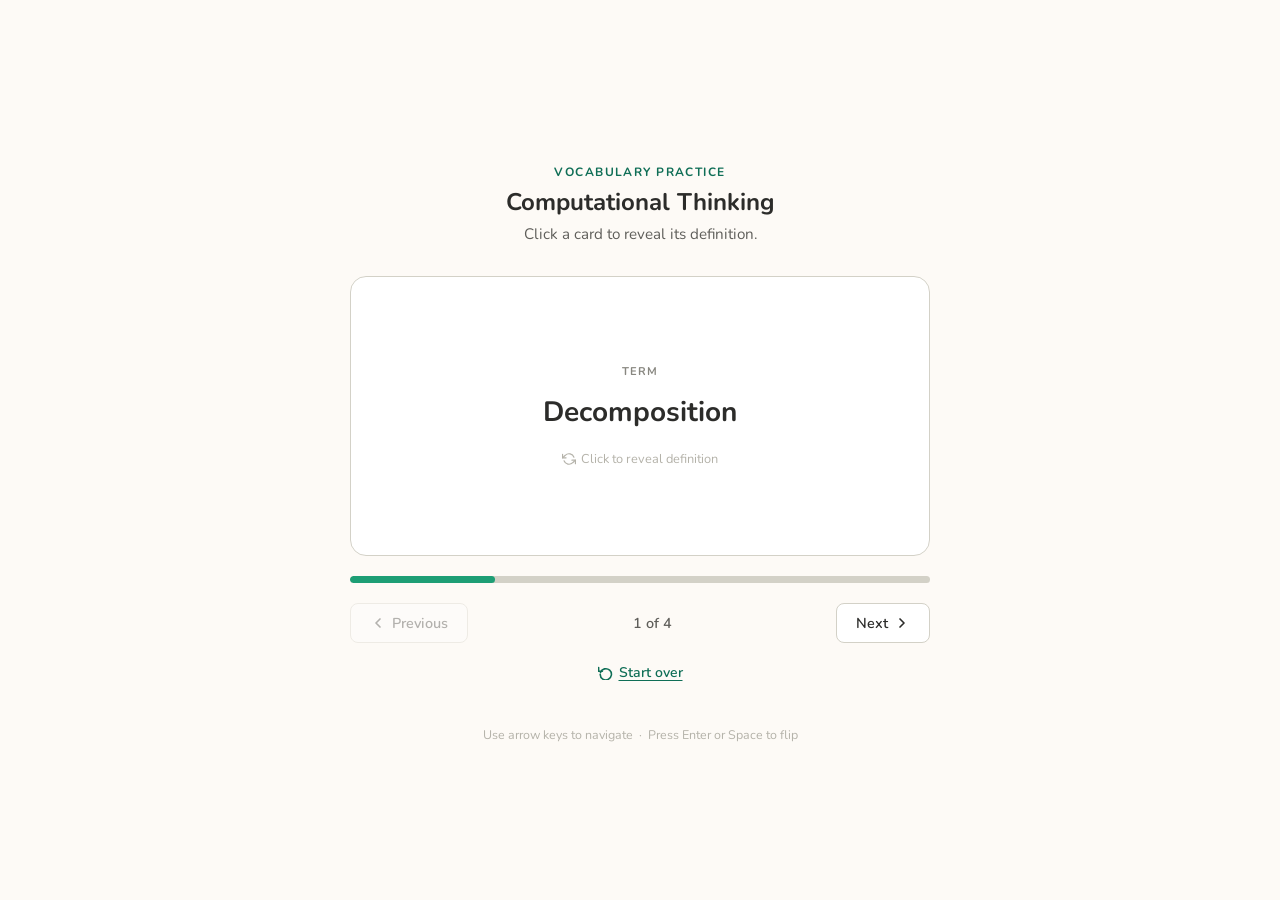
<file: index.html>
<!DOCTYPE html>
<html lang="en">
<head>
  <meta charset="UTF-8" />
  <meta name="viewport" content="width=device-width, initial-scale=1.0" />
  <title>Computational Thinking — Vocabulary Flashcards</title>
  <style>
    /* ── Reset & base ── */
    *, *::before, *::after { box-sizing: border-box; margin: 0; padding: 0; }

    body {
      font-family: 'Nunito', Georgia, sans-serif;
      background: #FDFAF6;
      color: #2C2C2A;
      min-height: 100vh;
      display: flex;
      flex-direction: column;
      align-items: center;
      justify-content: center;
      padding: 2rem 1rem;
    }

    /* ── Screen reader only ── */
    .sr-only {
      position: absolute;
      width: 1px; height: 1px;
      padding: 0; margin: -1px;
      overflow: hidden;
      clip: rect(0,0,0,0);
      white-space: nowrap;
      border: 0;
    }

    /* ── Header ── */
    header {
      text-align: center;
      margin-bottom: 2rem;
    }

    header .eyebrow {
      font-size: 0.75rem;
      font-weight: 700;
      letter-spacing: 0.12em;
      text-transform: uppercase;
      color: #0F6E56;
      margin-bottom: 0.4rem;
    }

    header h1 {
      font-size: 1.6rem;
      font-weight: 700;
      color: #2C2C2A;
      line-height: 1.2;
    }

    header p {
      font-size: 0.95rem;
      color: #5F5E5A;
      margin-top: 0.4rem;
    }

    /* ── Card wrapper ── */
    .card-wrapper {
      width: 100%;
      max-width: 580px;
    }

    /* ── Flashcard ── */
    .card-scene {
      width: 100%;
      height: 280px;
      perspective: 1200px;
      cursor: pointer;
      margin-bottom: 1.25rem;
    }

    .card-scene:focus {
      outline: 3px solid #1D9E75;
      outline-offset: 5px;
      border-radius: 16px;
    }

    .card-inner {
      width: 100%;
      height: 100%;
      position: relative;
      transform-style: preserve-3d;
      transition: transform 0.55s cubic-bezier(0.4, 0, 0.2, 1);
    }

    .card-inner.flipped {
      transform: rotateY(180deg);
    }

    .card-face {
      position: absolute;
      width: 100%;
      height: 100%;
      backface-visibility: hidden;
      -webkit-backface-visibility: hidden;
      border-radius: 16px;
      display: flex;
      flex-direction: column;
      align-items: center;
      justify-content: center;
      padding: 2.5rem 2rem;
      border: 1.5px solid #D3D1C7;
    }

    .card-front {
      background: #FFFFFF;
    }

    .card-back {
      background: #E1F5EE;
      border-color: #9FE1CB;
      transform: rotateY(180deg);
    }

    .card-label {
      font-size: 0.7rem;
      font-weight: 700;
      letter-spacing: 0.1em;
      text-transform: uppercase;
      color: #888780;
      margin-bottom: 1rem;
    }

    .card-back .card-label {
      color: #0F6E56;
    }

    .card-term {
      font-size: 1.75rem;
      font-weight: 700;
      color: #2C2C2A;
      text-align: center;
      line-height: 1.25;
    }

    .card-definition {
      font-size: 1.05rem;
      color: #085041;
      text-align: center;
      line-height: 1.7;
    }

    .flip-hint {
      font-size: 0.8rem;
      color: #B4B2A9;
      margin-top: 1.25rem;
      display: flex;
      align-items: center;
      gap: 5px;
    }

    .flip-hint svg {
      width: 14px;
      height: 14px;
      stroke: #B4B2A9;
      fill: none;
      stroke-width: 2;
      stroke-linecap: round;
      stroke-linejoin: round;
      flex-shrink: 0;
    }

    /* ── Progress bar ── */
    .progress-bar {
      width: 100%;
      height: 7px;
      background: #D3D1C7;
      border-radius: 99px;
      overflow: hidden;
      margin-bottom: 1.25rem;
    }

    .progress-fill {
      height: 100%;
      background: #1D9E75;
      border-radius: 99px;
      transition: width 0.35s ease;
    }

    /* ── Controls ── */
    .controls {
      display: flex;
      align-items: center;
      justify-content: space-between;
      gap: 1rem;
      margin-bottom: 1rem;
    }

    .nav-btn {
      display: flex;
      align-items: center;
      gap: 6px;
      padding: 0.55rem 1.2rem;
      border-radius: 8px;
      border: 1.5px solid #D3D1C7;
      background: #FFFFFF;
      color: #2C2C2A;
      font-family: inherit;
      font-size: 0.9rem;
      font-weight: 600;
      cursor: pointer;
      transition: background 0.15s, border-color 0.15s;
    }

    .nav-btn:hover:not(:disabled) {
      background: #F1EFE8;
      border-color: #B4B2A9;
    }

    .nav-btn:focus {
      outline: 3px solid #1D9E75;
      outline-offset: 2px;
    }

    .nav-btn:disabled {
      opacity: 0.35;
      cursor: default;
    }

    .nav-btn svg {
      width: 16px;
      height: 16px;
      stroke: currentColor;
      fill: none;
      stroke-width: 2.5;
      stroke-linecap: round;
      stroke-linejoin: round;
      flex-shrink: 0;
    }

    .counter {
      font-size: 0.9rem;
      color: #5F5E5A;
      font-weight: 600;
      text-align: center;
      min-width: 70px;
    }

    /* ── Restart ── */
    .restart-btn {
      display: flex;
      align-items: center;
      gap: 6px;
      margin: 0 auto;
      background: none;
      border: none;
      color: #0F6E56;
      font-family: inherit;
      font-size: 0.875rem;
      font-weight: 600;
      cursor: pointer;
      padding: 4px 8px;
      border-radius: 6px;
      text-decoration: underline;
      text-underline-offset: 3px;
    }

    .restart-btn:focus {
      outline: 3px solid #1D9E75;
      outline-offset: 2px;
    }

    .restart-btn svg {
      width: 15px;
      height: 15px;
      stroke: currentColor;
      fill: none;
      stroke-width: 2.5;
      stroke-linecap: round;
      stroke-linejoin: round;
    }

    /* ── Footer ── */
    footer {
      margin-top: 2.5rem;
      font-size: 0.78rem;
      color: #B4B2A9;
      text-align: center;
    }

    /* ── Responsive ── */
    @media (max-width: 480px) {
      .card-term { font-size: 1.4rem; }
      .card-definition { font-size: 0.95rem; }
      .card-scene { height: 260px; }
    }
  </style>
  <link rel="preconnect" href="https://fonts.googleapis.com">
  <link href="https://fonts.googleapis.com/css2?family=Nunito:wght@400;600;700&display=swap" rel="stylesheet">
</head>
<body>

  <!-- Screen reader summary -->
  <h1 class="sr-only">Computational Thinking Vocabulary Flashcards. There are 4 cards. Click or press Enter or Space on a card to flip it and reveal the definition. Use the Previous and Next buttons or arrow keys to navigate.</h1>

  <!-- Live region for screen reader announcements -->
  <div id="live-region" aria-live="polite" aria-atomic="true" class="sr-only"></div>

  <header>
    <p class="eyebrow">Vocabulary practice</p>
    <h2 aria-hidden="true">Computational Thinking</h2>
    <p>Click a card to reveal its definition.</p>
  </header>

  <main class="card-wrapper">

    <!-- Flashcard -->
    <div
      class="card-scene"
      id="card"
      tabindex="0"
      role="button"
      aria-label="Flashcard — press Enter or Space to flip"
      onclick="flipCard()"
      onkeydown="handleKey(event)"
    >
      <div class="card-inner" id="card-inner">

        <!-- Front -->
        <div class="card-face card-front">
          <span class="card-label" aria-hidden="true">Term</span>
          <span class="card-term" id="term-text"></span>
          <span class="flip-hint" aria-hidden="true">
            <svg viewBox="0 0 24 24" aria-hidden="true"><path d="M1 4v6h6"/><path d="M23 20v-6h-6"/><path d="M20.49 9A9 9 0 0 0 5.64 5.64L1 10m22 4-4.64 4.36A9 9 0 0 1 3.51 15"/></svg>
            Click to reveal definition
          </span>
        </div>

        <!-- Back -->
        <div class="card-face card-back" aria-hidden="true">
          <span class="card-label">Definition</span>
          <span class="card-definition" id="def-text"></span>
        </div>

      </div>
    </div>

    <!-- Progress bar -->
    <div
      class="progress-bar"
      role="progressbar"
      aria-label="Flashcard progress"
      aria-valuemin="0"
      aria-valuemax="100"
      id="progress-bar"
    >
      <div class="progress-fill" id="progress-fill"></div>
    </div>

    <!-- Navigation -->
    <div class="controls">
      <button class="nav-btn" id="prev-btn" onclick="prevCard()" aria-label="Previous card" disabled>
        <svg viewBox="0 0 24 24" aria-hidden="true"><polyline points="15 18 9 12 15 6"/></svg>
        Previous
      </button>

      <span class="counter" id="counter" aria-live="polite" aria-label="Card position"></span>

      <button class="nav-btn" id="next-btn" onclick="nextCard()" aria-label="Next card">
        Next
        <svg viewBox="0 0 24 24" aria-hidden="true"><polyline points="9 18 15 12 9 6"/></svg>
      </button>
    </div>

    <!-- Restart -->
    <button class="restart-btn" onclick="restart()" aria-label="Restart from card 1">
      <svg viewBox="0 0 24 24" aria-hidden="true"><polyline points="1 4 1 10 7 10"/><path d="M3.51 15a9 9 0 1 0 .49-3"/></svg>
      Start over
    </button>

  </main>

  <footer>
    Use arrow keys to navigate &nbsp;·&nbsp; Press Enter or Space to flip
  </footer>

  <script>
    const cards = [
      {
        term: "Decomposition",
        definition: "Breaking a large, complex problem into smaller, manageable parts."
      },
      {
        term: "Pattern Recognition",
        definition: "Identifying similarities, trends, and connections among the smaller problems."
      },
      {
        term: "Abstraction",
        definition: "Filtering out unnecessary details and focusing only on the core information needed to solve the issue."
      },
      {
        term: "Algorithms",
        definition: "Designing a clear, step-by-step set of instructions or rules to achieve the desired outcome."
      }
    ];

    let current = 0;
    let flipped = false;

    function announce(msg) {
      const r = document.getElementById('live-region');
      r.textContent = '';
      setTimeout(() => { r.textContent = msg; }, 60);
    }

    function render() {
      const c = cards[current];
      document.getElementById('term-text').textContent = c.term;
      document.getElementById('def-text').textContent = c.definition;
      document.getElementById('counter').textContent = (current + 1) + ' of ' + cards.length;
      document.getElementById('prev-btn').disabled = current === 0;
      document.getElementById('next-btn').disabled = current === cards.length - 1;
      const pct = Math.round((current + 1) / cards.length * 100);
      document.getElementById('progress-fill').style.width = pct + '%';
      document.getElementById('progress-bar').setAttribute('aria-valuenow', pct);
      document.getElementById('card').setAttribute(
        'aria-label',
        'Card ' + (current + 1) + ' of ' + cards.length + ': ' + c.term + '. Press Enter or Space to flip.'
      );
    }

    function flipCard() {
      flipped = !flipped;
      document.getElementById('card-inner').classList.toggle('flipped', flipped);
      const c = cards[current];
      if (flipped) {
        announce('Definition: ' + c.definition);
        document.getElementById('card').setAttribute(
          'aria-label',
          'Card ' + (current + 1) + ': ' + c.term + '. Definition: ' + c.definition + '. Press Enter or Space to flip back.'
        );
      } else {
        announce('Term: ' + c.term);
        document.getElementById('card').setAttribute(
          'aria-label',
          'Card ' + (current + 1) + ' of ' + cards.length + ': ' + c.term + '. Press Enter or Space to flip.'
        );
      }
    }

    function handleKey(e) {
      if (e.key === 'Enter' || e.key === ' ') { e.preventDefault(); flipCard(); }
      if (e.key === 'ArrowRight') { e.preventDefault(); nextCard(); }
      if (e.key === 'ArrowLeft') { e.preventDefault(); prevCard(); }
    }

    function nextCard() {
      if (current < cards.length - 1) {
        current++;
        flipped = false;
        document.getElementById('card-inner').classList.remove('flipped');
        render();
        announce('Card ' + (current + 1) + ' of ' + cards.length + ': ' + cards[current].term);
      }
    }

    function prevCard() {
      if (current > 0) {
        current--;
        flipped = false;
        document.getElementById('card-inner').classList.remove('flipped');
        render();
        announce('Card ' + (current + 1) + ' of ' + cards.length + ': ' + cards[current].term);
      }
    }

    function restart() {
      current = 0;
      flipped = false;
      document.getElementById('card-inner').classList.remove('flipped');
      render();
      document.getElementById('card').focus();
      announce('Restarted. Card 1 of ' + cards.length + ': ' + cards[0].term);
    }

    render();
  </script>

</body>
</html>
</file>
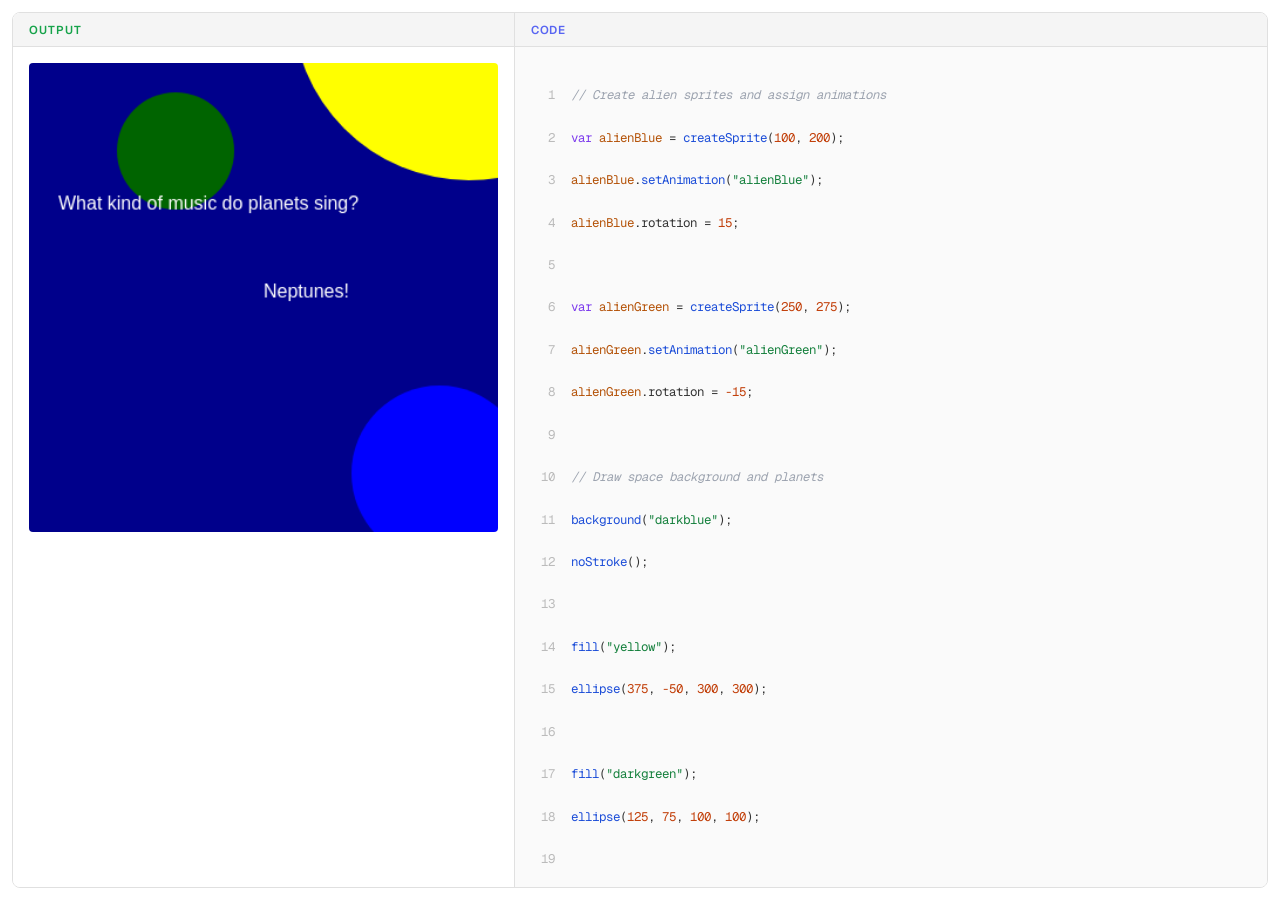
<file: interactive_card/input_output.html>
<!DOCTYPE html>
<html lang="en">
<head>
  <meta charset="UTF-8" />
  <meta name="viewport" content="width=device-width, initial-scale=1.0" />
  <title>Interactive Card — Alien Joke</title>
  <link rel="preconnect" href="https://fonts.googleapis.com">
  <link href="https://fonts.googleapis.com/css2?family=Geist:wght@400;500;600;700&family=Geist+Mono:wght@400;500&display=swap" rel="stylesheet">
  <style>
    *, *::before, *::after { box-sizing: border-box; margin: 0; padding: 0; }

    body {
      font-family: 'Geist', sans-serif;
      background: #ffffff;
      color: #1a1a1a;
      height: 100vh;
      display: flex;
      flex-direction: column;
      overflow: hidden;
    }

    .sr-only {
      position: absolute; width: 1px; height: 1px;
      padding: 0; margin: -1px; overflow: hidden;
      clip: rect(0,0,0,0); white-space: nowrap; border: 0;
    }

    .split {
      display: flex;
      flex: 1;
      overflow: hidden;
      border: 1px solid #e0e0e0;
      border-radius: 8px;
      margin: 12px;
    }

    /* Output panel — left, 40% */
    .output-panel {
      width: 40%;
      display: flex;
      flex-direction: column;
      overflow: hidden;
      background: #ffffff;
      border-right: 1px solid #e0e0e0;
      flex-shrink: 0;
    }

    /* Code panel — right, 60% */
    .code-panel {
      flex: 1;
      display: flex;
      flex-direction: column;
      overflow: hidden;
    }

    .panel-header {
      display: flex;
      align-items: center;
      gap: 8px;
      padding: 0 1rem;
      height: 34px;
      background: #f5f5f5;
      border-bottom: 1px solid #e0e0e0;
      flex-shrink: 0;
    }

    .panel-heading {
      font-size: 0.72rem;
      font-weight: 600;
      letter-spacing: 0.08em;
      text-transform: uppercase;
      margin: 0;
    }

    .panel-heading.code   { color: #5865f2; }
    .panel-heading.output { color: #16a34a; }

    /* Canvas area */
    .canvas-wrap {
      flex: 1;
      display: flex;
      align-items: flex-start;
      justify-content: center;
      padding: 1rem;
      overflow: hidden;
    }

    canvas {
      border-radius: 4px;
      max-width: 100%;
      max-height: 100%;
      width: 100%;
      height: auto;
    }

    /*
      Focus ring on canvas — visible indicator for keyboard/screen reader users
      so they know the canvas is focused and active.
    */
    canvas:focus {
      outline: 3px solid #2563eb;
      outline-offset: 3px;
    }

    /* Code scroll */
    .code-scroll {
      flex: 1;
      overflow-y: auto;
      padding: 1rem;
      background: #fafafa;
    }

    pre {
      margin: 0;
      font-family: 'Geist Mono', monospace;
      font-size: 0.78rem;
      line-height: 1.7;
      white-space: pre;
      color: #333;
    }

    .code-line {
      display: flex;
      gap: 1rem;
      border-radius: 3px;
    }

    /*
      Each non-empty code line is individually focusable.
      Focus ring lets sighted keyboard users track their position.
    */
    .code-line.focusable:focus {
      outline: 3px solid #2563eb;
      outline-offset: 1px;
      background: #eef2ff;
    }

    .line-num {
      min-width: 24px;
      text-align: right;
      color: #bbb;
      user-select: none;
      flex-shrink: 0;
    }

    .line-content { flex: 1; }

    /* Syntax colours */
    .kw  { color: #7c3aed; }
    .fn  { color: #1d4ed8; }
    .str { color: #15803d; }
    .num { color: #c2410c; }
    .cmt { color: #9ca3af; font-style: italic; }
    .var { color: #b45309; }
  </style>
</head>
<body>

<!--
  Page-level h1 orients screen reader users to the full page.
  Describes both panels and the tab flow they can expect.
-->
<h1 class="sr-only">
  Interactive Card project: Alien Joke. This page has two panels.
  First is the Output panel, showing the rendered scene.
  Second is the Code panel, where you can tab through each line of
  Game Lab JavaScript code that produced the scene.
</h1>

<div class="split">

  <!-- ── Output panel ── -->
  <section class="output-panel" aria-labelledby="output-heading">
    <div class="panel-header">
      <h2 class="panel-heading output" id="output-heading">Output</h2>
    </div>
    <div class="canvas-wrap">
      <!--
        tabindex="0" makes the canvas focusable in tab order.
        role="img" tells screen readers this is a meaningful graphic, not an interactive element.
        aria-label gives a rich description of the full visual scene —
        background, planets, sprites, positions, rotations, and the complete joke text —
        so a screen reader user gets the same information a sighted user sees.
      -->
      <canvas
        id="c"
        tabindex="0"
        role="img"
        aria-label="Output: A rendered space scene on a dark blue background.
          In the top right, a large yellow sun is partially visible, clipped by the edge of the canvas.
          A dark green planet sits in the upper left area.
          A blue planet is in the lower right area.
          On the left side, a blue alien sprite is tilted 15 degrees to the right.
          In the center, a green alien sprite is tilted 15 degrees to the left.
          White text reads: What kind of music do planets sing? Neptunes!">
      </canvas>
    </div>
  </section>

  <!-- ── Code panel ── -->
  <section class="code-panel" aria-labelledby="code-heading">
    <div class="panel-header">
      <h2 class="panel-heading code" id="code-heading">Code</h2>
    </div>

    <!--
      The scroll container is focusable so keyboard users can scroll it,
      but the real navigation experience is line by line below.
    -->
    <div class="code-scroll" aria-label="Game Lab source code. Tab through each line to hear it read aloud.">
      <pre>
<!--
  Each non-empty line has:
  - tabindex="0" so it appears in the tab order individually
  - role="listitem" (within an implicit list via <pre>) — actually we use
    role="group" on the pre and aria-label on each line for clearest announcement
  - aria-label with a plain-English reading of the line: line number + content
    stripped of HTML tags so screen readers hear clean code, not markup
  - line-num span is aria-hidden so the number isn't read twice

  Empty/blank lines are aria-hidden entirely — no value to announce.
-->
<div class="code-line focusable" tabindex="0"
     role="text"
     aria-label="Line 1: Comment — Create alien sprites and assign animations">
  <span class="line-num" aria-hidden="true">1</span>
  <span class="line-content"><span class="cmt">// Create alien sprites and assign animations</span></span>
</div>
<div class="code-line focusable" tabindex="0"
     role="text"
     aria-label="Line 2: var alienBlue = createSprite(100, 200);">
  <span class="line-num" aria-hidden="true">2</span>
  <span class="line-content"><span class="kw">var</span> <span class="var">alienBlue</span> = <span class="fn">createSprite</span>(<span class="num">100</span>, <span class="num">200</span>);</span>
</div>
<div class="code-line focusable" tabindex="0"
     role="text"
     aria-label="Line 3: alienBlue.setAnimation(&quot;alienBlue&quot;);">
  <span class="line-num" aria-hidden="true">3</span>
  <span class="line-content"><span class="var">alienBlue</span>.<span class="fn">setAnimation</span>(<span class="str">"alienBlue"</span>);</span>
</div>
<div class="code-line focusable" tabindex="0"
     role="text"
     aria-label="Line 4: alienBlue.rotation = 15;">
  <span class="line-num" aria-hidden="true">4</span>
  <span class="line-content"><span class="var">alienBlue</span>.rotation = <span class="num">15</span>;</span>
</div>
<div class="code-line" aria-hidden="true">
  <span class="line-num">5</span><span class="line-content"> </span>
</div>
<div class="code-line focusable" tabindex="0"
     role="text"
     aria-label="Line 6: var alienGreen = createSprite(250, 275);">
  <span class="line-num" aria-hidden="true">6</span>
  <span class="line-content"><span class="kw">var</span> <span class="var">alienGreen</span> = <span class="fn">createSprite</span>(<span class="num">250</span>, <span class="num">275</span>);</span>
</div>
<div class="code-line focusable" tabindex="0"
     role="text"
     aria-label="Line 7: alienGreen.setAnimation(&quot;alienGreen&quot;);">
  <span class="line-num" aria-hidden="true">7</span>
  <span class="line-content"><span class="var">alienGreen</span>.<span class="fn">setAnimation</span>(<span class="str">"alienGreen"</span>);</span>
</div>
<div class="code-line focusable" tabindex="0"
     role="text"
     aria-label="Line 8: alienGreen.rotation = -15;">
  <span class="line-num" aria-hidden="true">8</span>
  <span class="line-content"><span class="var">alienGreen</span>.rotation = <span class="num">-15</span>;</span>
</div>
<div class="code-line" aria-hidden="true">
  <span class="line-num">9</span><span class="line-content"> </span>
</div>
<div class="code-line focusable" tabindex="0"
     role="text"
     aria-label="Line 10: Comment — Draw space background and planets">
  <span class="line-num" aria-hidden="true">10</span>
  <span class="line-content"><span class="cmt">// Draw space background and planets</span></span>
</div>
<div class="code-line focusable" tabindex="0"
     role="text"
     aria-label="Line 11: background(&quot;darkblue&quot;);">
  <span class="line-num" aria-hidden="true">11</span>
  <span class="line-content"><span class="fn">background</span>(<span class="str">"darkblue"</span>);</span>
</div>
<div class="code-line focusable" tabindex="0"
     role="text"
     aria-label="Line 12: noStroke();">
  <span class="line-num" aria-hidden="true">12</span>
  <span class="line-content"><span class="fn">noStroke</span>();</span>
</div>
<div class="code-line" aria-hidden="true">
  <span class="line-num">13</span><span class="line-content"> </span>
</div>
<div class="code-line focusable" tabindex="0"
     role="text"
     aria-label="Line 14: fill(&quot;yellow&quot;);">
  <span class="line-num" aria-hidden="true">14</span>
  <span class="line-content"><span class="fn">fill</span>(<span class="str">"yellow"</span>);</span>
</div>
<div class="code-line focusable" tabindex="0"
     role="text"
     aria-label="Line 15: ellipse(375, -50, 300, 300);">
  <span class="line-num" aria-hidden="true">15</span>
  <span class="line-content"><span class="fn">ellipse</span>(<span class="num">375</span>, <span class="num">-50</span>, <span class="num">300</span>, <span class="num">300</span>);</span>
</div>
<div class="code-line" aria-hidden="true">
  <span class="line-num">16</span><span class="line-content"> </span>
</div>
<div class="code-line focusable" tabindex="0"
     role="text"
     aria-label="Line 17: fill(&quot;darkgreen&quot;);">
  <span class="line-num" aria-hidden="true">17</span>
  <span class="line-content"><span class="fn">fill</span>(<span class="str">"darkgreen"</span>);</span>
</div>
<div class="code-line focusable" tabindex="0"
     role="text"
     aria-label="Line 18: ellipse(125, 75, 100, 100);">
  <span class="line-num" aria-hidden="true">18</span>
  <span class="line-content"><span class="fn">ellipse</span>(<span class="num">125</span>, <span class="num">75</span>, <span class="num">100</span>, <span class="num">100</span>);</span>
</div>
<div class="code-line" aria-hidden="true">
  <span class="line-num">19</span><span class="line-content"> </span>
</div>
<div class="code-line focusable" tabindex="0"
     role="text"
     aria-label="Line 20: fill(&quot;blue&quot;);">
  <span class="line-num" aria-hidden="true">20</span>
  <span class="line-content"><span class="fn">fill</span>(<span class="str">"blue"</span>);</span>
</div>
<div class="code-line focusable" tabindex="0"
     role="text"
     aria-label="Line 21: ellipse(350, 350, 150, 150);">
  <span class="line-num" aria-hidden="true">21</span>
  <span class="line-content"><span class="fn">ellipse</span>(<span class="num">350</span>, <span class="num">350</span>, <span class="num">150</span>, <span class="num">150</span>);</span>
</div>
<div class="code-line" aria-hidden="true">
  <span class="line-num">22</span><span class="line-content"> </span>
</div>
<div class="code-line focusable" tabindex="0"
     role="text"
     aria-label="Line 23: Comment — Add joke text">
  <span class="line-num" aria-hidden="true">23</span>
  <span class="line-content"><span class="cmt">// Add joke text</span></span>
</div>
<div class="code-line focusable" tabindex="0"
     role="text"
     aria-label="Line 24: fill(&quot;white&quot;);">
  <span class="line-num" aria-hidden="true">24</span>
  <span class="line-content"><span class="fn">fill</span>(<span class="str">"white"</span>);</span>
</div>
<div class="code-line focusable" tabindex="0"
     role="text"
     aria-label="Line 25: textSize(20);">
  <span class="line-num" aria-hidden="true">25</span>
  <span class="line-content"><span class="fn">textSize</span>(<span class="num">20</span>);</span>
</div>
<div class="code-line focusable" tabindex="0"
     role="text"
     aria-label="Line 26: text(&quot;What kind of music do planets sing?&quot;, 25, 125);">
  <span class="line-num" aria-hidden="true">26</span>
  <span class="line-content"><span class="fn">text</span>(<span class="str">"What kind of music do planets sing?"</span>, <span class="num">25</span>, <span class="num">125</span>);</span>
</div>
<div class="code-line focusable" tabindex="0"
     role="text"
     aria-label="Line 27: text(&quot;Neptunes!&quot;, 200, 200);">
  <span class="line-num" aria-hidden="true">27</span>
  <span class="line-content"><span class="fn">text</span>(<span class="str">"Neptunes!"</span>, <span class="num">200</span>, <span class="num">200</span>);</span>
</div>
<div class="code-line" aria-hidden="true">
  <span class="line-num">28</span><span class="line-content"> </span>
</div>
<div class="code-line focusable" tabindex="0"
     role="text"
     aria-label="Line 29: drawSprites();">
  <span class="line-num" aria-hidden="true">29</span>
  <span class="line-content"><span class="fn">drawSprites</span>();</span>
</div>
      </pre>
    </div>
  </section>

</div>

<script>
  const W = 400, H = 400;
  const BLUE_IMG  = "https://images.code.org/3620f0505297bfc382c002e343e0fbf2-image-1782764700620.23.10_PM-removebg-preview.png";
  const GREEN_IMG = "https://images.code.org/5ee0d8806cfc050b15cbf3ced772412d-image-1782764700611.24.26_PM-removebg-preview.png";

  const canvas = document.getElementById('c');
  canvas.width  = W;
  canvas.height = H;
  const ctx = canvas.getContext('2d');

  function loadImg(src) {
    return new Promise(resolve => {
      const img = new Image();
      img.crossOrigin = 'anonymous';
      img.onload  = () => resolve(img);
      img.onerror = () => resolve(null);
      img.src = src;
    });
  }

  function drawRotatedImage(img, x, y, size, angleDeg) {
    if (!img) return;
    const rad = angleDeg * Math.PI / 180;
    ctx.save();
    ctx.translate(x, y);
    ctx.rotate(rad);
    ctx.drawImage(img, -size / 2, -size / 2, size, size);
    ctx.restore();
  }

  function drawScene(blueImg, greenImg) {
    ctx.fillStyle = 'darkblue';
    ctx.fillRect(0, 0, W, H);

    ctx.fillStyle = 'yellow';
    ctx.beginPath();
    ctx.ellipse(375, -50, 150, 150, 0, 0, Math.PI * 2);
    ctx.fill();

    ctx.fillStyle = 'darkgreen';
    ctx.beginPath();
    ctx.ellipse(125, 75, 50, 50, 0, 0, Math.PI * 2);
    ctx.fill();

    ctx.fillStyle = 'blue';
    ctx.beginPath();
    ctx.ellipse(350, 350, 75, 75, 0, 0, Math.PI * 2);
    ctx.fill();

    ctx.fillStyle = 'white';
    ctx.font = '16px Verdana, sans-serif';
    ctx.fillText('What kind of music do planets sing?', 25, 125);
    ctx.fillText('Neptunes!', 200, 200);

    drawRotatedImage(blueImg,  100, 200, 90,  15);
    drawRotatedImage(greenImg, 250, 275, 90, -15);
  }

  Promise.all([loadImg(BLUE_IMG), loadImg(GREEN_IMG)]).then(([b, g]) => {
    drawScene(b, g);
  });

  /*
    Scroll focused code lines into view automatically.
    When a user tabs to a line near the bottom of the scroll area,
    this ensures it's visible — important for low-vision users
    who use both a screen reader and magnification.
  */
  document.querySelectorAll('.code-line.focusable').forEach(line => {
    line.addEventListener('focus', () => {
      line.scrollIntoView({ block: 'nearest', behavior: 'smooth' });
    });
  });
</script>

</body>
</html>
</file>
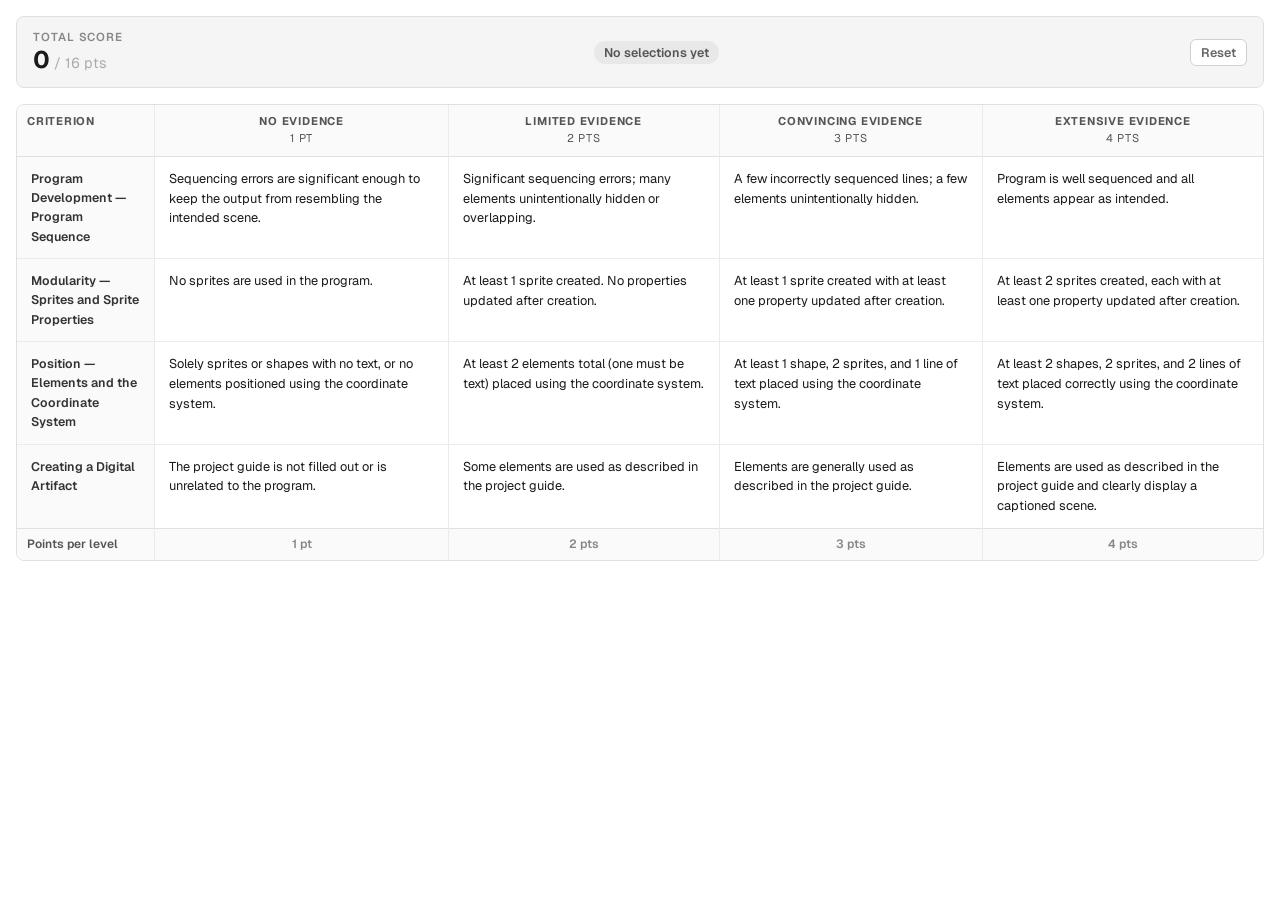
<file: interactive_card/rubric.html>
<!DOCTYPE html>
<html lang="en">
<head>
  <meta charset="UTF-8" />
  <meta name="viewport" content="width=device-width, initial-scale=1.0" />
  <title>Captioned Scenes Project Rubric</title>
  <link rel="preconnect" href="https://fonts.googleapis.com">
  <link href="https://fonts.googleapis.com/css2?family=Geist:wght@400;500;600;700&display=swap" rel="stylesheet">
  <style>
    *, *::before, *::after { box-sizing: border-box; margin: 0; padding: 0; }

    body {
      font-family: 'Geist', sans-serif;
      background: #ffffff;
      color: #1a1a1a;
      padding: 1rem;
    }

    .sr-only {
      position: absolute; width: 1px; height: 1px;
      padding: 0; margin: -1px; overflow: hidden;
      clip: rect(0,0,0,0); white-space: nowrap; border: 0;
    }

    /* ── Score banner ── */
    .score-banner {
      display: flex;
      align-items: center;
      justify-content: space-between;
      background: #f5f5f5;
      border: 1px solid #e0e0e0;
      border-radius: 8px;
      padding: 0.75rem 1rem;
      margin-bottom: 1rem;
      gap: 1rem;
    }

    .score-label {
      font-size: 0.72rem;
      font-weight: 600;
      letter-spacing: 0.08em;
      text-transform: uppercase;
      color: #888;
    }

    .score-value {
      font-size: 1.5rem;
      font-weight: 700;
      color: #1a1a1a;
    }

    .score-max {
      font-size: 0.9rem;
      color: #aaa;
    }

    .score-level {
      font-size: 0.78rem;
      font-weight: 600;
      padding: 3px 10px;
      border-radius: 99px;
      background: #e8e8e8;
      color: #555;
    }

    .reset-btn {
      font-family: inherit;
      font-size: 0.78rem;
      font-weight: 600;
      color: #666;
      background: white;
      border: 1px solid #d0d0d0;
      border-radius: 6px;
      padding: 4px 10px;
      cursor: pointer;
    }
    .reset-btn:hover { background: #f5f5f5; }
    .reset-btn:focus { outline: 3px solid #2563eb; outline-offset: 2px; }

    /* ── Table ── */
    .table-wrapper {
      border: 1px solid #e0e0e0;
      border-radius: 8px;
      overflow: hidden;
    }

    table {
      width: 100%;
      border-collapse: collapse;
      min-width: 600px;
    }

    thead th {
      padding: 8px 10px;
      font-size: 0.7rem;
      font-weight: 700;
      letter-spacing: 0.07em;
      text-transform: uppercase;
      text-align: center;
      border-bottom: 1px solid #e0e0e0;
      background: #fafafa;
      color: #555;
    }
    thead th:first-child { text-align: left; }

    tbody tr { border-bottom: 1px solid #ebebeb; }
    tbody tr:last-child { border-bottom: none; }

    td, th {
      padding: 0.75rem 0.875rem;
      font-size: 0.8rem;
      line-height: 1.55;
      vertical-align: top;
      border-right: 1px solid #ebebeb;
    }
    td:last-child, th:last-child { border-right: none; }

    /* Row header cells */
    th.criterion {
      font-weight: 600;
      font-size: 0.78rem;
      color: #333;
      background: #fafafa;
      min-width: 130px;
      max-width: 150px;
      text-align: left;
    }

    /* Selectable cells */
    td.cell {
      cursor: pointer;
      transition: background 0.1s;
    }
    td.cell:hover { background: #f5f5f5; }

    /*
      Focus ring on interactive cells — critical for keyboard users.
      3px solid offset ring ensures visibility against any background.
    */
    td.cell:focus {
      outline: 3px solid #2563eb;
      outline-offset: -3px;
      border-radius: 3px;
    }

    /* Selected state — gray background + checkmark */
    td.cell.selected { background: #f0f0f0; position: relative; }
    td.cell.selected::after {
      content: '✓';
      position: absolute;
      top: 5px; right: 7px;
      font-size: 0.65rem;
      font-weight: 700;
      color: #555;
      opacity: 0.7;
    }

    tfoot td {
      padding: 6px 10px;
      font-size: 0.75rem;
      font-weight: 600;
      background: #fafafa;
      border-top: 1px solid #e0e0e0;
      text-align: center;
      color: #888;
    }
    tfoot td:first-child { text-align: left; color: #555; }

    /*
      Live region: visually hidden, but read by screen readers on change.
      Positioned off-screen rather than display:none so it's in the DOM.
    */
    #live-region {
      position: absolute;
      width: 1px; height: 1px;
      overflow: hidden;
      clip: rect(0,0,0,0);
      white-space: nowrap;
    }
  </style>
</head>
<body>

<!--
  Page-level heading orients screen reader users immediately.
  Describes the purpose and how to interact.
-->
<h1 class="sr-only">
  Captioned Scenes Project Rubric. There are 4 criteria, each scored from 1 to 4 points,
  for a maximum of 16 points. Click or press Enter or Space on a cell to select a score
  for that criterion. Your total score updates automatically.
</h1>

<!--
  Single aria-live region for all dynamic announcements.
  Using one region avoids double-announcements.
  aria-atomic="true" means the whole message is read, not just the changed part.
-->
<div id="live-region" aria-live="polite" aria-atomic="true"></div>

<!--
  Score banner as a <section> with a visible heading so screen readers
  announce it as a landmark with a meaningful name.
  aria-live is NOT on individual score elements — announcements
  go through the single live region instead.
-->
<section aria-labelledby="score-heading" class="score-banner">
  <div>
    <h2 class="score-label" id="score-heading">Total Score</h2>
    <div>
      <!--
        id="score-display" is updated by JS.
        Screen readers will read this when focus moves here,
        but changes are announced via the live region instead.
      -->
      <span class="score-value" id="score-display">0</span>
      <span class="score-max"> / 16 pts</span>
    </div>
  </div>
  <span class="score-level" id="score-level" aria-hidden="true">No selections yet</span>
  <!--
    Reset button: clear aria-label describes exactly what it does.
    Keyboard accessible natively as a <button>.
  -->
  <button class="reset-btn" onclick="resetAll()" aria-label="Reset all rubric selections and clear the score">
    Reset
  </button>
</section>

<!-- Rubric table -->
<div class="table-wrapper">
  <table>
    <!--
      <caption> is the most screen-reader-compatible way to label a table.
      It's announced before the table content so users know what they're entering.
      Visually hidden here since the page heading already covers it.
    -->
    <caption class="sr-only">
      Captioned Scenes Project Rubric. Four criteria rows, four evidence level columns.
      Use Tab to move between cells, Enter or Space to select a score.
    </caption>

    <thead>
      <tr>
        <!--
          scope="col" on all column headers tells screen readers
          which direction the header applies.
        -->
        <th scope="col">Criterion</th>
        <th scope="col" class="col-no">No Evidence<br><span style="font-weight:400">1 pt</span></th>
        <th scope="col" class="col-limited">Limited Evidence<br><span style="font-weight:400">2 pts</span></th>
        <th scope="col" class="col-conv">Convincing Evidence<br><span style="font-weight:400">3 pts</span></th>
        <th scope="col" class="col-ext">Extensive Evidence<br><span style="font-weight:400">4 pts</span></th>
      </tr>
    </thead>

    <tbody>

      <!-- Row 1 -->
      <tr data-row="0">
        <!--
          Criterion cells are <th scope="row"> not <td> —
          this tells screen readers they are row headers,
          so every cell in the row is announced in relation to both
          its column header AND its row header automatically.
        -->
        <th scope="row" class="criterion">Program Development —<br>Program Sequence</th>

        <!--
          role="button" makes the cell interactive for screen readers.
          aria-pressed="false/true" announces selected state natively —
          screen readers say "No Evidence, 1 point, button, not selected"
          or "selected" without needing to rely solely on the live region.
          aria-label gives the full context: criterion + level + points.
        -->
        <td class="cell col-no" tabindex="0" role="button" aria-pressed="false"
            data-row="0" data-pts="1" data-col="no"
            aria-label="Program Sequence, No Evidence, 1 point: Sequencing errors are significant enough to keep the output from resembling the intended scene.">
          Sequencing errors are significant enough to keep the output from resembling the intended scene.
        </td>
        <td class="cell col-limited" tabindex="0" role="button" aria-pressed="false"
            data-row="0" data-pts="2" data-col="limited"
            aria-label="Program Sequence, Limited Evidence, 2 points: Significant sequencing errors; many elements unintentionally hidden or overlapping.">
          Significant sequencing errors; many elements unintentionally hidden or overlapping.
        </td>
        <td class="cell col-conv" tabindex="0" role="button" aria-pressed="false"
            data-row="0" data-pts="3" data-col="conv"
            aria-label="Program Sequence, Convincing Evidence, 3 points: A few incorrectly sequenced lines; a few elements unintentionally hidden.">
          A few incorrectly sequenced lines; a few elements unintentionally hidden.
        </td>
        <td class="cell col-ext" tabindex="0" role="button" aria-pressed="false"
            data-row="0" data-pts="4" data-col="ext"
            aria-label="Program Sequence, Extensive Evidence, 4 points: Program is well sequenced and all elements appear as intended.">
          Program is well sequenced and all elements appear as intended.
        </td>
      </tr>

      <!-- Row 2 -->
      <tr data-row="1">
        <th scope="row" class="criterion">Modularity —<br>Sprites and Sprite Properties</th>
        <td class="cell col-no" tabindex="0" role="button" aria-pressed="false"
            data-row="1" data-pts="1" data-col="no"
            aria-label="Sprites and Sprite Properties, No Evidence, 1 point: No sprites are used in the program.">
          No sprites are used in the program.
        </td>
        <td class="cell col-limited" tabindex="0" role="button" aria-pressed="false"
            data-row="1" data-pts="2" data-col="limited"
            aria-label="Sprites and Sprite Properties, Limited Evidence, 2 points: At least 1 sprite created. No properties updated after creation.">
          At least 1 sprite created. No properties updated after creation.
        </td>
        <td class="cell col-conv" tabindex="0" role="button" aria-pressed="false"
            data-row="1" data-pts="3" data-col="conv"
            aria-label="Sprites and Sprite Properties, Convincing Evidence, 3 points: At least 1 sprite created with at least one property updated after creation.">
          At least 1 sprite created with at least one property updated after creation.
        </td>
        <td class="cell col-ext" tabindex="0" role="button" aria-pressed="false"
            data-row="1" data-pts="4" data-col="ext"
            aria-label="Sprites and Sprite Properties, Extensive Evidence, 4 points: At least 2 sprites created, each with at least one property updated after creation.">
          At least 2 sprites created, each with at least one property updated after creation.
        </td>
      </tr>

      <!-- Row 3 -->
      <tr data-row="2">
        <th scope="row" class="criterion">Position —<br>Elements and the Coordinate System</th>
        <td class="cell col-no" tabindex="0" role="button" aria-pressed="false"
            data-row="2" data-pts="1" data-col="no"
            aria-label="Position, No Evidence, 1 point: Solely sprites or shapes with no text, or no elements positioned using the coordinate system.">
          Solely sprites or shapes with no text, or no elements positioned using the coordinate system.
        </td>
        <td class="cell col-limited" tabindex="0" role="button" aria-pressed="false"
            data-row="2" data-pts="2" data-col="limited"
            aria-label="Position, Limited Evidence, 2 points: At least 2 elements total, one must be text, placed using the coordinate system.">
          At least 2 elements total (one must be text) placed using the coordinate system.
        </td>
        <td class="cell col-conv" tabindex="0" role="button" aria-pressed="false"
            data-row="2" data-pts="3" data-col="conv"
            aria-label="Position, Convincing Evidence, 3 points: At least 1 shape, 2 sprites, and 1 line of text placed using the coordinate system.">
          At least 1 shape, 2 sprites, and 1 line of text placed using the coordinate system.
        </td>
        <td class="cell col-ext" tabindex="0" role="button" aria-pressed="false"
            data-row="2" data-pts="4" data-col="ext"
            aria-label="Position, Extensive Evidence, 4 points: At least 2 shapes, 2 sprites, and 2 lines of text placed correctly using the coordinate system.">
          At least 2 shapes, 2 sprites, and 2 lines of text placed correctly using the coordinate system.
        </td>
      </tr>

      <!-- Row 4 -->
      <tr data-row="3">
        <th scope="row" class="criterion">Creating a Digital Artifact</th>
        <td class="cell col-no" tabindex="0" role="button" aria-pressed="false"
            data-row="3" data-pts="1" data-col="no"
            aria-label="Creating a Digital Artifact, No Evidence, 1 point: The project guide is not filled out or is unrelated to the program.">
          The project guide is not filled out or is unrelated to the program.
        </td>
        <td class="cell col-limited" tabindex="0" role="button" aria-pressed="false"
            data-row="3" data-pts="2" data-col="limited"
            aria-label="Creating a Digital Artifact, Limited Evidence, 2 points: Some elements are used as described in the project guide.">
          Some elements are used as described in the project guide.
        </td>
        <td class="cell col-conv" tabindex="0" role="button" aria-pressed="false"
            data-row="3" data-pts="3" data-col="conv"
            aria-label="Creating a Digital Artifact, Convincing Evidence, 3 points: Elements are generally used as described in the project guide.">
          Elements are generally used as described in the project guide.
        </td>
        <td class="cell col-ext" tabindex="0" role="button" aria-pressed="false"
            data-row="3" data-pts="4" data-col="ext"
            aria-label="Creating a Digital Artifact, Extensive Evidence, 4 points: Elements are used as described in the project guide and clearly display a captioned scene.">
          Elements are used as described in the project guide and clearly display a captioned scene.
        </td>
      </tr>

    </tbody>

    <!--
      tfoot with scope="col" on each cell so screen readers
      associate point values with the correct column headers.
    -->
    <tfoot>
      <tr>
        <td>Points per level</td>
        <td class="pts-no" scope="col">1 pt</td>
        <td class="pts-limited" scope="col">2 pts</td>
        <td class="pts-conv" scope="col">3 pts</td>
        <td class="pts-ext" scope="col">4 pts</td>
      </tr>
    </tfoot>
  </table>
</div>

<script>
  const scores = {};

  function getLevel(score, count) {
    if (count === 0) return { label: 'No selections yet', cls: '' };
    const pct = score / (count * 4);
    if (pct <= 0.25) return { label: 'No Evidence',         cls: 'no-evidence' };
    if (pct <= 0.5)  return { label: 'Limited Evidence',    cls: 'limited' };
    if (pct <= 0.75) return { label: 'Convincing Evidence', cls: 'convincing' };
    return                  { label: 'Extensive Evidence',  cls: 'extensive' };
  }

  function updateBanner(announceMsg) {
    const entries = Object.values(scores).filter(v => v !== null);
    const total = entries.reduce((a, b) => a + b, 0);
    document.getElementById('score-display').textContent = total;
    const lvl = getLevel(total, entries.length);
    const el = document.getElementById('score-level');
    el.textContent = lvl.label;
    el.className = 'score-level ' + lvl.cls;

    // Announce the full updated score via the single live region
    if (announceMsg) announce(announceMsg + ' Total score: ' + total + ' out of 16.');
  }

  /*
    Single announce function — all dynamic messages go through here.
    Clearing first then setting after a tick forces screen readers
    to re-read even if the message is identical to the previous one.
  */
  function announce(msg) {
    const r = document.getElementById('live-region');
    r.textContent = '';
    setTimeout(() => { r.textContent = msg; }, 60);
  }

  function selectCell(cell) {
    const row = cell.dataset.row;
    const pts = parseInt(cell.dataset.pts);
    const colLabels = {
      no: 'No Evidence',
      limited: 'Limited Evidence',
      conv: 'Convincing Evidence',
      ext: 'Extensive Evidence'
    };
    const colLabel = colLabels[cell.dataset.col];
    const criterion = cell.closest('tr').querySelector('.criterion').textContent.trim().replace(/\n/g, ' ');

    // Deselect all cells in this row and reset their aria-pressed
    document.querySelectorAll(`td.cell[data-row="${row}"]`).forEach(c => {
      c.classList.remove('selected');
      c.setAttribute('aria-pressed', 'false');
    });

    if (scores[row] === pts) {
      // Toggle off — deselect
      delete scores[row];
      updateBanner('Selection cleared for ' + criterion + '.');
    } else {
      // Select this cell
      scores[row] = pts;
      cell.classList.add('selected');
      // aria-pressed="true" lets screen readers announce "selected" natively
      cell.setAttribute('aria-pressed', 'true');
      updateBanner(criterion + ': ' + colLabel + ', ' + pts + ' point' + (pts > 1 ? 's' : '') + ' selected.');
    }
  }

  function resetAll() {
    Object.keys(scores).forEach(k => delete scores[k]);
    document.querySelectorAll('td.cell').forEach(c => {
      c.classList.remove('selected');
      c.setAttribute('aria-pressed', 'false');
    });
    updateBanner('');
    announce('All selections cleared. Total score: 0 out of 16.');
  }

  document.querySelectorAll('td.cell').forEach(cell => {
    cell.addEventListener('click', () => selectCell(cell));
    cell.addEventListener('keydown', e => {
      if (e.key === 'Enter' || e.key === ' ') { e.preventDefault(); selectCell(cell); }
    });
  });
</script>
</body>
</html>
</file>
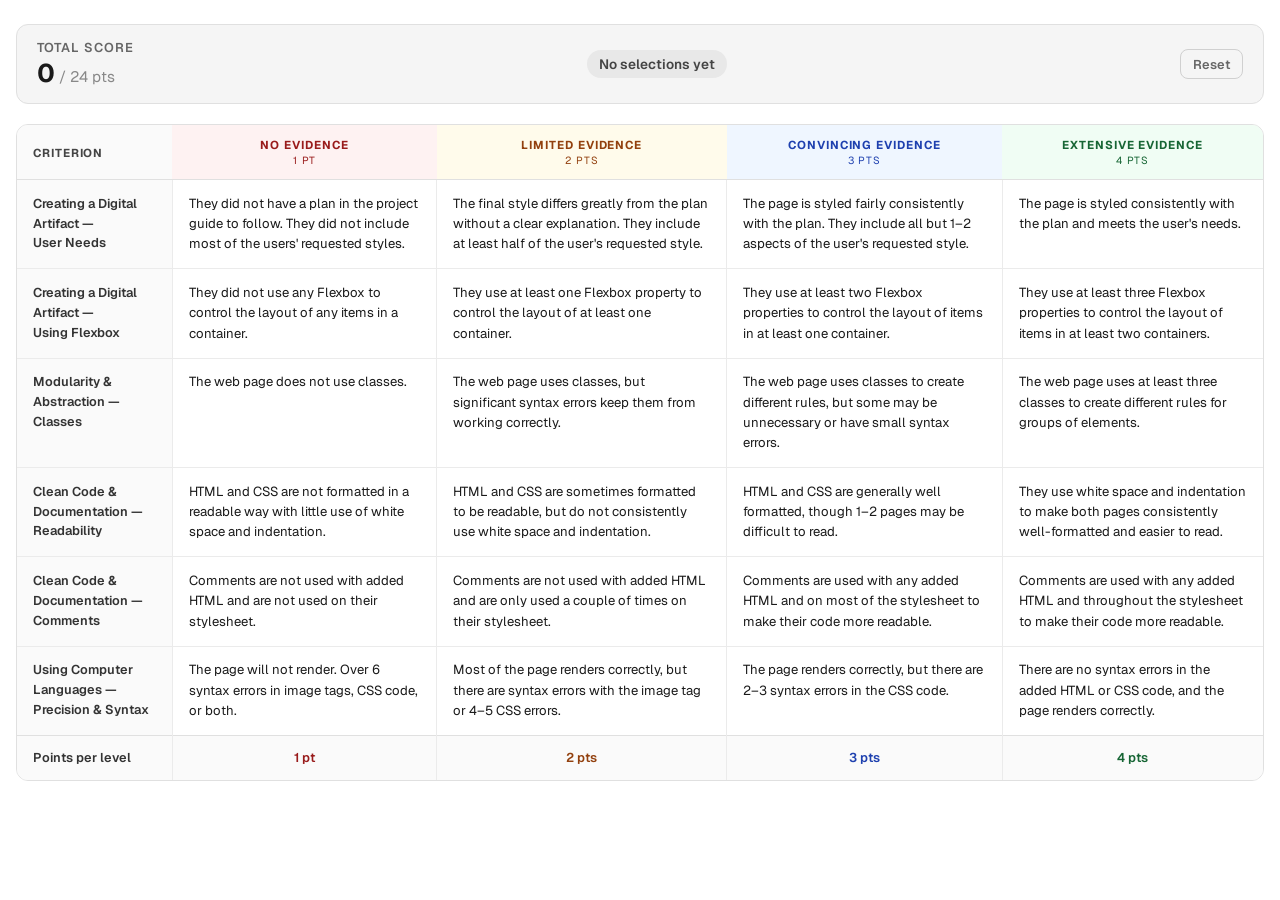
<file: project-review/rubric.html>
<!DOCTYPE html>
<html lang="en">
<head>
  <meta charset="UTF-8" />
  <meta name="viewport" content="width=device-width, initial-scale=1.0" />
  <title>Chapter 1 Project Rubric</title>
  <link rel="preconnect" href="https://fonts.googleapis.com">
  <link href="https://fonts.googleapis.com/css2?family=Geist:wght@400;500;600;700&display=swap" rel="stylesheet">
  <style>
    *, *::before, *::after { box-sizing: border-box; margin: 0; padding: 0; }

    body {
      font-family: 'Geist', sans-serif;
      background: #ffffff;
      color: #1a1a1a;
      padding: 1.5rem 1rem 2rem;
    }

    .sr-only {
      position: absolute; width: 1px; height: 1px;
      padding: 0; margin: -1px; overflow: hidden;
      clip: rect(0,0,0,0); white-space: nowrap; border: 0;
    }

    /* ── Score banner ── */
    .score-banner {
      display: flex;
      align-items: center;
      justify-content: space-between;
      background: #f5f5f5;
      border: 1.5px solid #e0e0e0;
      border-radius: 12px;
      padding: 0.85rem 1.25rem;
      margin-bottom: 1.25rem;
      gap: 1rem;
    }

    .score-label {
      font-size: 0.8rem;
      font-weight: 600;
      letter-spacing: 0.08em;
      text-transform: uppercase;
      color: #666;
    }

    .score-value {
      font-size: 1.6rem;
      font-weight: 700;
      color: #1a1a1a;
    }

    .score-max {
      font-size: 0.95rem;
      color: #888;
      font-weight: 400;
    }

    .score-level {
      font-size: 0.85rem;
      font-weight: 600;
      padding: 0.3rem 0.75rem;
      border-radius: 99px;
      background: #e8e8e8;
      color: #444;
      transition: background 0.2s, color 0.2s;
    }

    .score-level.no-evidence    { background: #fee2e2; color: #991b1b; }
    .score-level.limited        { background: #fef3c7; color: #92400e; }
    .score-level.convincing     { background: #dbeafe; color: #1e40af; }
    .score-level.extensive      { background: #dcfce7; color: #166534; }

    .reset-btn {
      font-family: inherit;
      font-size: 0.8rem;
      font-weight: 600;
      color: #666;
      background: none;
      border: 1.5px solid #d0d0d0;
      border-radius: 8px;
      padding: 0.35rem 0.75rem;
      cursor: pointer;
      transition: background 0.15s;
    }
    .reset-btn:hover { background: #efefef; }
    .reset-btn:focus { outline: 3px solid #2563eb; outline-offset: 2px; }

    /* ── Table ── */
    .table-wrapper {
      width: 100%;
      overflow-x: auto;
      border-radius: 12px;
      border: 1.5px solid #e0e0e0;
    }

    table {
      width: 100%;
      border-collapse: collapse;
      min-width: 680px;
    }

    thead th {
      padding: 0.75rem 1rem;
      font-size: 0.72rem;
      font-weight: 700;
      letter-spacing: 0.08em;
      text-transform: uppercase;
      text-align: center;
      border-bottom: 1.5px solid #e0e0e0;
      position: sticky;
      top: 0;
      z-index: 1;
    }

    thead th:first-child { text-align: left; background: #fafafa; color: #444; }
    thead th.col-no       { background: #fef2f2; color: #991b1b; }
    thead th.col-limited  { background: #fffbeb; color: #92400e; }
    thead th.col-conv     { background: #eff6ff; color: #1e40af; }
    thead th.col-ext      { background: #f0fdf4; color: #166534; }

    tbody tr {
      border-bottom: 1px solid #ebebeb;
    }
    tbody tr:last-child { border-bottom: none; }

    tbody tr.optional-row td:first-child {
      font-style: italic;
      color: #888;
    }

    td {
      padding: 0.85rem 1rem;
      font-size: 0.82rem;
      line-height: 1.55;
      vertical-align: top;
      border-right: 1px solid #ebebeb;
    }
    td:last-child { border-right: none; }

    /* criterion label column */
    td.criterion {
      font-weight: 600;
      font-size: 0.8rem;
      color: #333;
      background: #fafafa;
      min-width: 150px;
      max-width: 170px;
    }

    /* selectable cells */
    td.cell {
      cursor: pointer;
      text-align: left;
      transition: background 0.15s;
      position: relative;
    }

    td.cell:focus {
      outline: 3px solid #2563eb;
      outline-offset: -3px;
      border-radius: 4px;
    }

    td.cell:hover { opacity: 0.85; }

    td.cell.col-no      { background: #fff; }
    td.cell.col-limited { background: #fff; }
    td.cell.col-conv    { background: #fff; }
    td.cell.col-ext     { background: #fff; }

    /* selected states */
    td.cell.selected.col-no      { background: #fee2e2; }
    td.cell.selected.col-limited { background: #fef3c7; }
    td.cell.selected.col-conv    { background: #dbeafe; }
    td.cell.selected.col-ext     { background: #dcfce7; }

    td.cell.selected::after {
      content: '✓';
      position: absolute;
      top: 6px; right: 8px;
      font-size: 0.7rem;
      font-weight: 700;
      opacity: 0.6;
    }

    td.cell.selected.col-no::after      { color: #991b1b; }
    td.cell.selected.col-limited::after { color: #92400e; }
    td.cell.selected.col-conv::after    { color: #1e40af; }
    td.cell.selected.col-ext::after     { color: #166534; }

    /* footer row */
    tfoot td {
      padding: 0.75rem 1rem;
      font-size: 0.8rem;
      font-weight: 600;
      color: #555;
      background: #fafafa;
      border-top: 1.5px solid #e0e0e0;
      text-align: center;
    }
    tfoot td:first-child { text-align: left; color: #333; }
    tfoot td.pts-no      { color: #991b1b; }
    tfoot td.pts-limited { color: #92400e; }
    tfoot td.pts-conv    { color: #1e40af; }
    tfoot td.pts-ext     { color: #166534; }

    /* ── Optional section label ── */
    .optional-label {
      font-size: 0.72rem;
      font-weight: 700;
      letter-spacing: 0.08em;
      text-transform: uppercase;
      color: #aaa;
      padding: 0.5rem 1rem 0.2rem;
      background: #fafafa;
      border-top: 1px dashed #e0e0e0;
    }

    /* ── Live region ── */
    #live-region { position: absolute; width:1px; height:1px; overflow:hidden; clip:rect(0,0,0,0); }
  </style>
</head>
<body>

<h1 class="sr-only">Option 1 — Chapter 1 Project Rubric. Click a cell in each row to select your score for that criterion. The total score will update automatically.</h1>
<div id="live-region" aria-live="polite" aria-atomic="true"></div>

<!-- Score banner -->
<div class="score-banner" role="region" aria-label="Current score">
  <div>
    <div class="score-label">Total Score</div>
    <div>
      <span class="score-value" id="score-display">0</span>
      <span class="score-max" id="score-max">/ 0 pts</span>
    </div>
  </div>
  <span class="score-level" id="score-level" aria-live="polite">No selections yet</span>
  <button class="reset-btn" onclick="resetAll()" aria-label="Reset all selections">Reset</button>
</div>

<!-- Rubric table -->
<div class="table-wrapper">
  <table aria-label="Project rubric — click a cell in each row to select a score">
    <thead>
      <tr>
        <th scope="col">Criterion</th>
        <th scope="col" class="col-no">No Evidence<br><span style="font-weight:400;font-size:0.9em">1 pt</span></th>
        <th scope="col" class="col-limited">Limited Evidence<br><span style="font-weight:400;font-size:0.9em">2 pts</span></th>
        <th scope="col" class="col-conv">Convincing Evidence<br><span style="font-weight:400;font-size:0.9em">3 pts</span></th>
        <th scope="col" class="col-ext">Extensive Evidence<br><span style="font-weight:400;font-size:0.9em">4 pts</span></th>
      </tr>
    </thead>
    <tbody id="rubric-body">

      <!-- Row 1 -->
      <tr data-row="0">
        <td class="criterion">Creating a Digital Artifact —<br>User Needs</td>
        <td class="cell col-no" tabindex="0" data-row="0" data-pts="1" data-col="no"
            aria-label="User Needs: No Evidence — 1 point. They did not have a plan in the project guide to follow. They did not include most of the users' requested styles."
            role="button">
          They did not have a plan in the project guide to follow. They did not include most of the users' requested styles.
        </td>
        <td class="cell col-limited" tabindex="0" data-row="0" data-pts="2" data-col="limited"
            aria-label="User Needs: Limited Evidence — 2 points. The final style of the page differs greatly from the plan without a clear explanation. They include at least half of the user's requested style."
            role="button">
          The final style differs greatly from the plan without a clear explanation. They include at least half of the user's requested style.
        </td>
        <td class="cell col-conv" tabindex="0" data-row="0" data-pts="3" data-col="conv"
            aria-label="User Needs: Convincing Evidence — 3 points. The page is styled fairly consistently with the plan. They include all but 1–2 aspects of the user's requested style."
            role="button">
          The page is styled fairly consistently with the plan. They include all but 1–2 aspects of the user's requested style.
        </td>
        <td class="cell col-ext" tabindex="0" data-row="0" data-pts="4" data-col="ext"
            aria-label="User Needs: Extensive Evidence — 4 points. The page is styled consistently with the plan and meets the user's needs."
            role="button">
          The page is styled consistently with the plan and meets the user's needs.
        </td>
      </tr>

      <!-- Row 2 -->
      <tr data-row="1">
        <td class="criterion">Creating a Digital Artifact —<br>Using Flexbox</td>
        <td class="cell col-no" tabindex="0" data-row="1" data-pts="1" data-col="no"
            aria-label="Using Flexbox: No Evidence — 1 point. They did not use any Flexbox to control the layout of any items."
            role="button">
          They did not use any Flexbox to control the layout of any items in a container.
        </td>
        <td class="cell col-limited" tabindex="0" data-row="1" data-pts="2" data-col="limited"
            aria-label="Using Flexbox: Limited Evidence — 2 points. They use at least one Flexbox property to control the layout of at least one container."
            role="button">
          They use at least one Flexbox property to control the layout of at least one container.
        </td>
        <td class="cell col-conv" tabindex="0" data-row="1" data-pts="3" data-col="conv"
            aria-label="Using Flexbox: Convincing Evidence — 3 points. They use at least two Flexbox properties in at least one container."
            role="button">
          They use at least two Flexbox properties to control the layout of items in at least one container.
        </td>
        <td class="cell col-ext" tabindex="0" data-row="1" data-pts="4" data-col="ext"
            aria-label="Using Flexbox: Extensive Evidence — 4 points. They use at least three Flexbox properties in at least two containers."
            role="button">
          They use at least three Flexbox properties to control the layout of items in at least two containers.
        </td>
      </tr>

      <!-- Row 3 -->
      <tr data-row="2">
        <td class="criterion">Modularity &amp; Abstraction —<br>Classes</td>
        <td class="cell col-no" tabindex="0" data-row="2" data-pts="1" data-col="no"
            aria-label="Classes: No Evidence — 1 point. The web page does not use classes."
            role="button">
          The web page does not use classes.
        </td>
        <td class="cell col-limited" tabindex="0" data-row="2" data-pts="2" data-col="limited"
            aria-label="Classes: Limited Evidence — 2 points. The web page uses classes, but significant syntax errors keep them from working correctly."
            role="button">
          The web page uses classes, but significant syntax errors keep them from working correctly.
        </td>
        <td class="cell col-conv" tabindex="0" data-row="2" data-pts="3" data-col="conv"
            aria-label="Classes: Convincing Evidence — 3 points. The web page uses classes to create different rules, but some classes might be unnecessary or have small syntax errors."
            role="button">
          The web page uses classes to create different rules, but some may be unnecessary or have small syntax errors.
        </td>
        <td class="cell col-ext" tabindex="0" data-row="2" data-pts="4" data-col="ext"
            aria-label="Classes: Extensive Evidence — 4 points. The web page uses at least three classes to create different rules for groups of elements."
            role="button">
          The web page uses at least three classes to create different rules for groups of elements.
        </td>
      </tr>

      <!-- Row 4 -->
      <tr data-row="3">
        <td class="criterion">Clean Code &amp; Documentation —<br>Readability</td>
        <td class="cell col-no" tabindex="0" data-row="3" data-pts="1" data-col="no"
            aria-label="Readability: No Evidence — 1 point. HTML and CSS are not formatted in a readable way with little use of white space and indentation."
            role="button">
          HTML and CSS are not formatted in a readable way with little use of white space and indentation.
        </td>
        <td class="cell col-limited" tabindex="0" data-row="3" data-pts="2" data-col="limited"
            aria-label="Readability: Limited Evidence — 2 points. HTML and CSS are sometimes formatted to be readable, but do not consistently use white space and indentation."
            role="button">
          HTML and CSS are sometimes formatted to be readable, but do not consistently use white space and indentation.
        </td>
        <td class="cell col-conv" tabindex="0" data-row="3" data-pts="3" data-col="conv"
            aria-label="Readability: Convincing Evidence — 3 points. HTML and CSS are generally well formatted, though 1–2 pages may be difficult to read."
            role="button">
          HTML and CSS are generally well formatted, though 1–2 pages may be difficult to read.
        </td>
        <td class="cell col-ext" tabindex="0" data-row="3" data-pts="4" data-col="ext"
            aria-label="Readability: Extensive Evidence — 4 points. They use white space and indentation to make both pages consistently well-formatted and easier to read."
            role="button">
          They use white space and indentation to make both pages consistently well-formatted and easier to read.
        </td>
      </tr>

      <!-- Row 5 -->
      <tr data-row="4">
        <td class="criterion">Clean Code &amp; Documentation —<br>Comments</td>
        <td class="cell col-no" tabindex="0" data-row="4" data-pts="1" data-col="no"
            aria-label="Comments: No Evidence — 1 point. Comments are not used with added HTML and are not used on their stylesheet."
            role="button">
          Comments are not used with added HTML and are not used on their stylesheet.
        </td>
        <td class="cell col-limited" tabindex="0" data-row="4" data-pts="2" data-col="limited"
            aria-label="Comments: Limited Evidence — 2 points. Comments are not used with added HTML and are only used a couple of times on their stylesheet."
            role="button">
          Comments are not used with added HTML and are only used a couple of times on their stylesheet.
        </td>
        <td class="cell col-conv" tabindex="0" data-row="4" data-pts="3" data-col="conv"
            aria-label="Comments: Convincing Evidence — 3 points. Comments are used with any added HTML and on most of the stylesheet."
            role="button">
          Comments are used with any added HTML and on most of the stylesheet to make their code more readable.
        </td>
        <td class="cell col-ext" tabindex="0" data-row="4" data-pts="4" data-col="ext"
            aria-label="Comments: Extensive Evidence — 4 points. Comments are used with any added HTML and throughout the stylesheet."
            role="button">
          Comments are used with any added HTML and throughout the stylesheet to make their code more readable.
        </td>
      </tr>

      <!-- Row 6 -->
      <tr data-row="5">
        <td class="criterion">Using Computer Languages —<br>Precision &amp; Syntax</td>
        <td class="cell col-no" tabindex="0" data-row="5" data-pts="1" data-col="no"
            aria-label="Precision and Syntax: No Evidence — 1 point. The page will not render. Over 6 syntax errors in either the image tags, CSS code, or both."
            role="button">
          The page will not render. Over 6 syntax errors in image tags, CSS code, or both.
        </td>
        <td class="cell col-limited" tabindex="0" data-row="5" data-pts="2" data-col="limited"
            aria-label="Precision and Syntax: Limited Evidence — 2 points. Most of the page renders correctly, but there are syntax errors with the added image tag or 4–5 syntax errors in the CSS code."
            role="button">
          Most of the page renders correctly, but there are syntax errors with the image tag or 4–5 CSS errors.
        </td>
        <td class="cell col-conv" tabindex="0" data-row="5" data-pts="3" data-col="conv"
            aria-label="Precision and Syntax: Convincing Evidence — 3 points. The page renders correctly, but there are 2–3 syntax errors in the CSS code."
            role="button">
          The page renders correctly, but there are 2–3 syntax errors in the CSS code.
        </td>
        <td class="cell col-ext" tabindex="0" data-row="5" data-pts="4" data-col="ext"
            aria-label="Precision and Syntax: Extensive Evidence — 4 points. There are no syntax errors in the added HTML or CSS code, and the page renders correctly."
            role="button">
          There are no syntax errors in the added HTML or CSS code, and the page renders correctly.
        </td>
      </tr>


    </tbody>
    <tfoot>
      <tr>
        <td>Points per level</td>
        <td class="pts-no">1 pt</td>
        <td class="pts-limited">2 pts</td>
        <td class="pts-conv">3 pts</td>
        <td class="pts-ext">4 pts</td>
      </tr>
    </tfoot>
  </table>
</div>

<script>
  // scores[rowIndex] = pts selected (or null)
  const scores = {};
  const REQUIRED_ROWS = 6;
  const MAX_REQUIRED = REQUIRED_ROWS * 4;

  const levelNames = ['No Evidence', 'Limited Evidence', 'Convincing Evidence', 'Extensive Evidence'];

  function getOverallLevel(score, max) {
    if (max === 0) return { label: 'No selections yet', cls: '' };
    const pct = score / max;
    if (pct <= 0.25)      return { label: 'No Evidence',         cls: 'no-evidence' };
    if (pct <= 0.5)       return { label: 'Limited Evidence',    cls: 'limited' };
    if (pct <= 0.75)      return { label: 'Convincing Evidence', cls: 'convincing' };
    return                       { label: 'Extensive Evidence',  cls: 'extensive' };
  }

  function updateBanner() {
    let total = 0, max = 0;
    for (const [row, pts] of Object.entries(scores)) {
      if (pts !== null) {
        const isOptional = document.querySelector(`[data-row="${row}"][data-optional]`) !== null;
        total += pts;
        if (!isOptional) max = REQUIRED_ROWS * 4; // recalc below
      }
    }
    // calc max from required rows that have been scored
    let scoredRequired = 0;
    for (const [row, pts] of Object.entries(scores)) {
      if (pts !== null) {
        const isOptional = document.querySelector(`td.cell[data-row="${row}"][data-optional]`) !== null;
        if (!isOptional) scoredRequired++;
      }
    }
    max = scoredRequired * 4;

    document.getElementById('score-display').textContent = total;
    document.getElementById('score-max').textContent = '/ ' + MAX_REQUIRED + ' pts';

    const lvl = getOverallLevel(total, max);
    const el = document.getElementById('score-level');
    el.textContent = lvl.label;
    el.className = 'score-level ' + lvl.cls;
  }

  function announce(msg) {
    const r = document.getElementById('live-region');
    r.textContent = '';
    setTimeout(() => { r.textContent = msg; }, 60);
  }

  function selectCell(cell) {
    const row = cell.dataset.row;
    const pts = parseInt(cell.dataset.pts);
    const colLabel = { no: 'No Evidence', limited: 'Limited Evidence', conv: 'Convincing Evidence', ext: 'Extensive Evidence' }[cell.dataset.col];

    // deselect all in this row
    document.querySelectorAll(`td.cell[data-row="${row}"]`).forEach(c => c.classList.remove('selected'));

    // toggle
    if (scores[row] === pts) {
      delete scores[row];
      announce('Selection cleared for row ' + (parseInt(row) + 1));
    } else {
      scores[row] = pts;
      cell.classList.add('selected');
      announce(cell.closest('tr').querySelector('.criterion').textContent.trim() + ': ' + colLabel + ', ' + pts + ' point' + (pts > 1 ? 's' : '') + ' selected.');
    }

    updateBanner();
  }

  function resetAll() {
    Object.keys(scores).forEach(k => delete scores[k]);
    document.querySelectorAll('td.cell.selected').forEach(c => c.classList.remove('selected'));
    updateBanner();
    announce('Rubric reset. All selections cleared.');
  }

  // click
  document.querySelectorAll('td.cell').forEach(cell => {
    cell.addEventListener('click', () => selectCell(cell));
    cell.addEventListener('keydown', e => {
      if (e.key === 'Enter' || e.key === ' ') { e.preventDefault(); selectCell(cell); }
    });
  });

  updateBanner();
</script>
</body>
</html>
</file>
